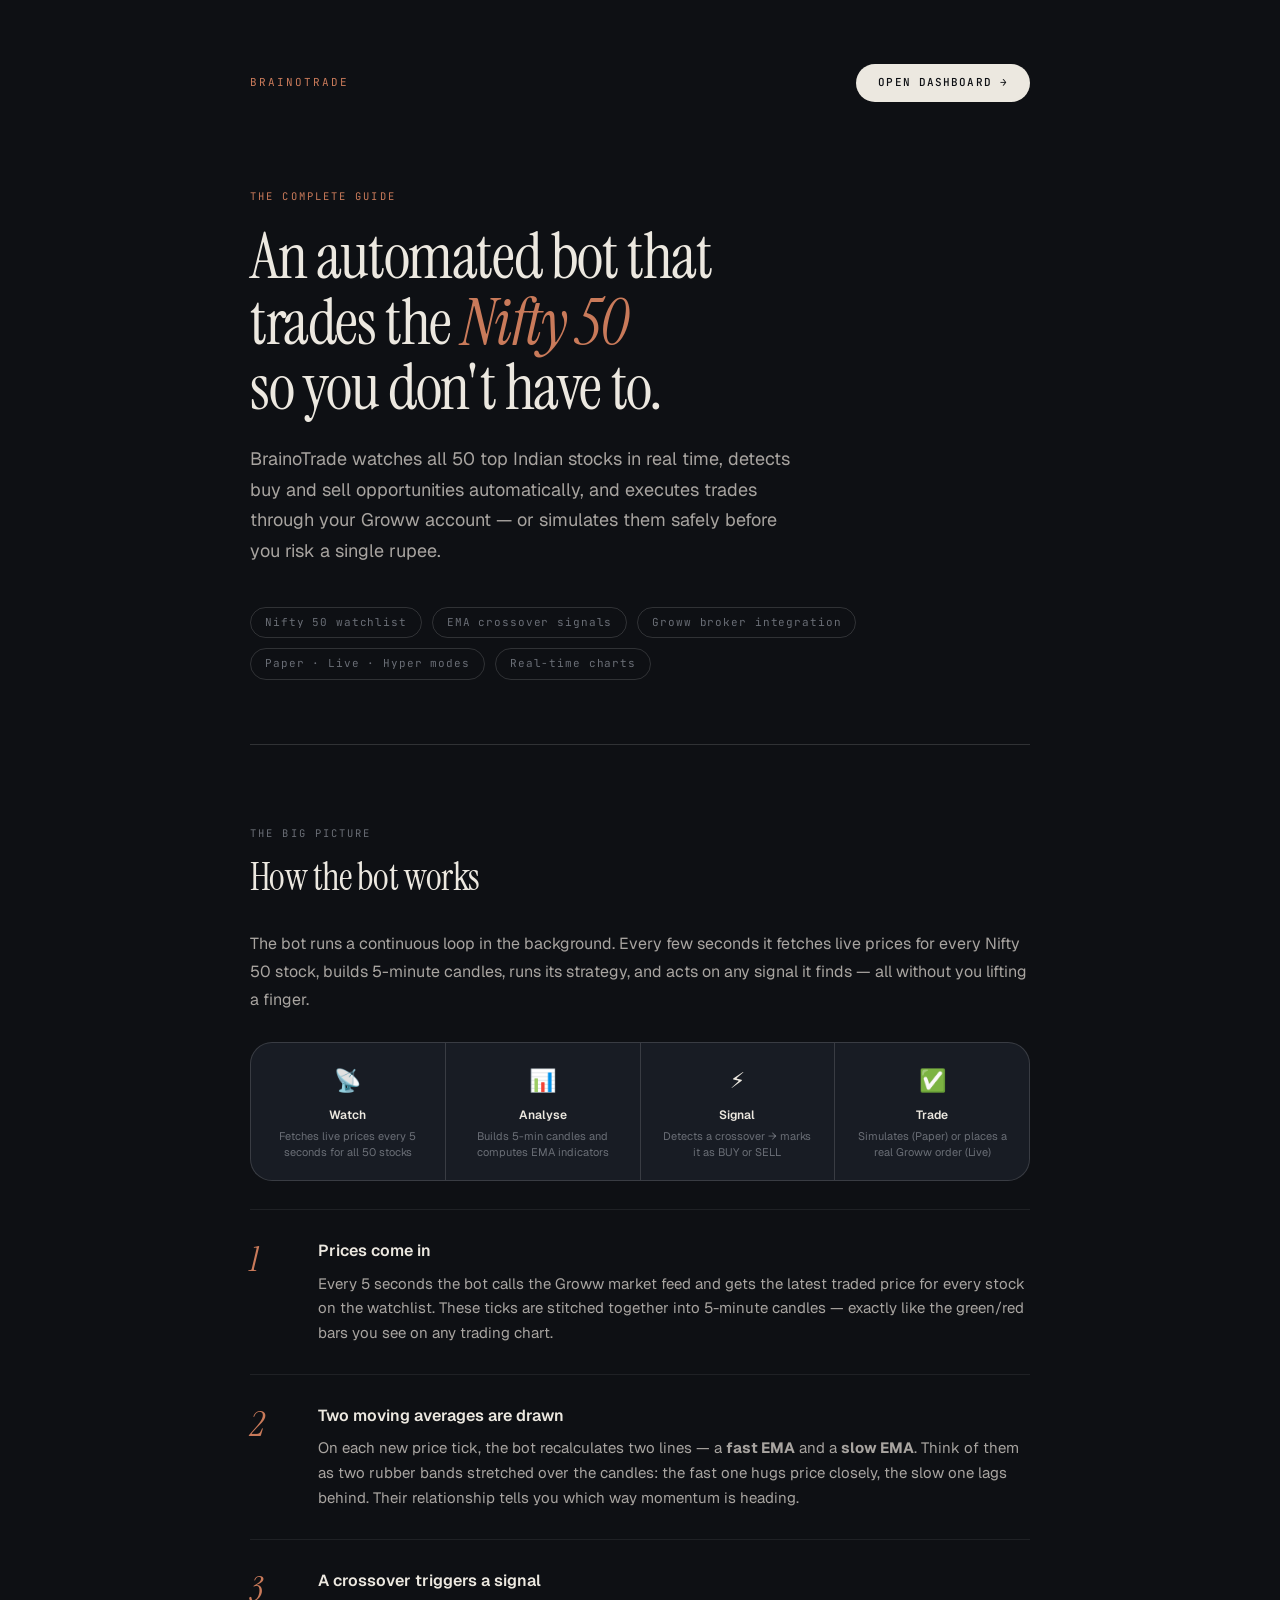
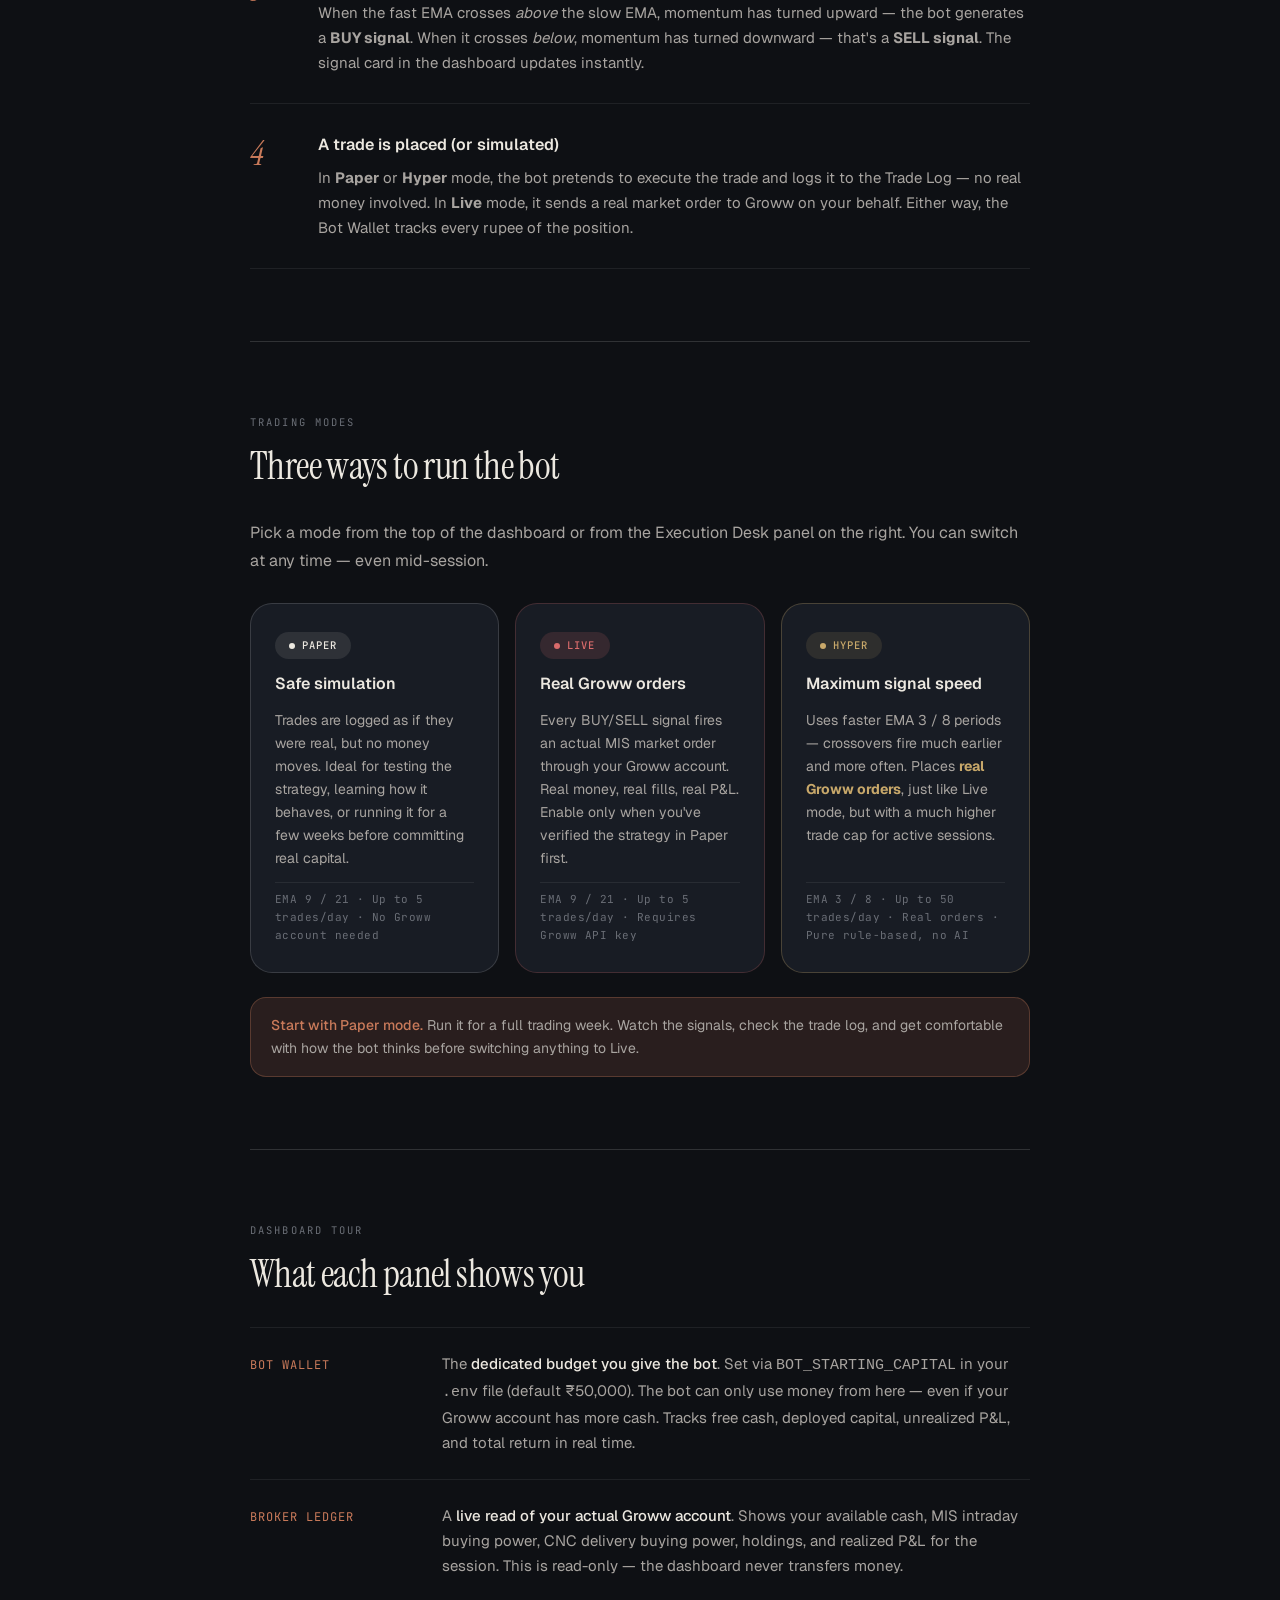
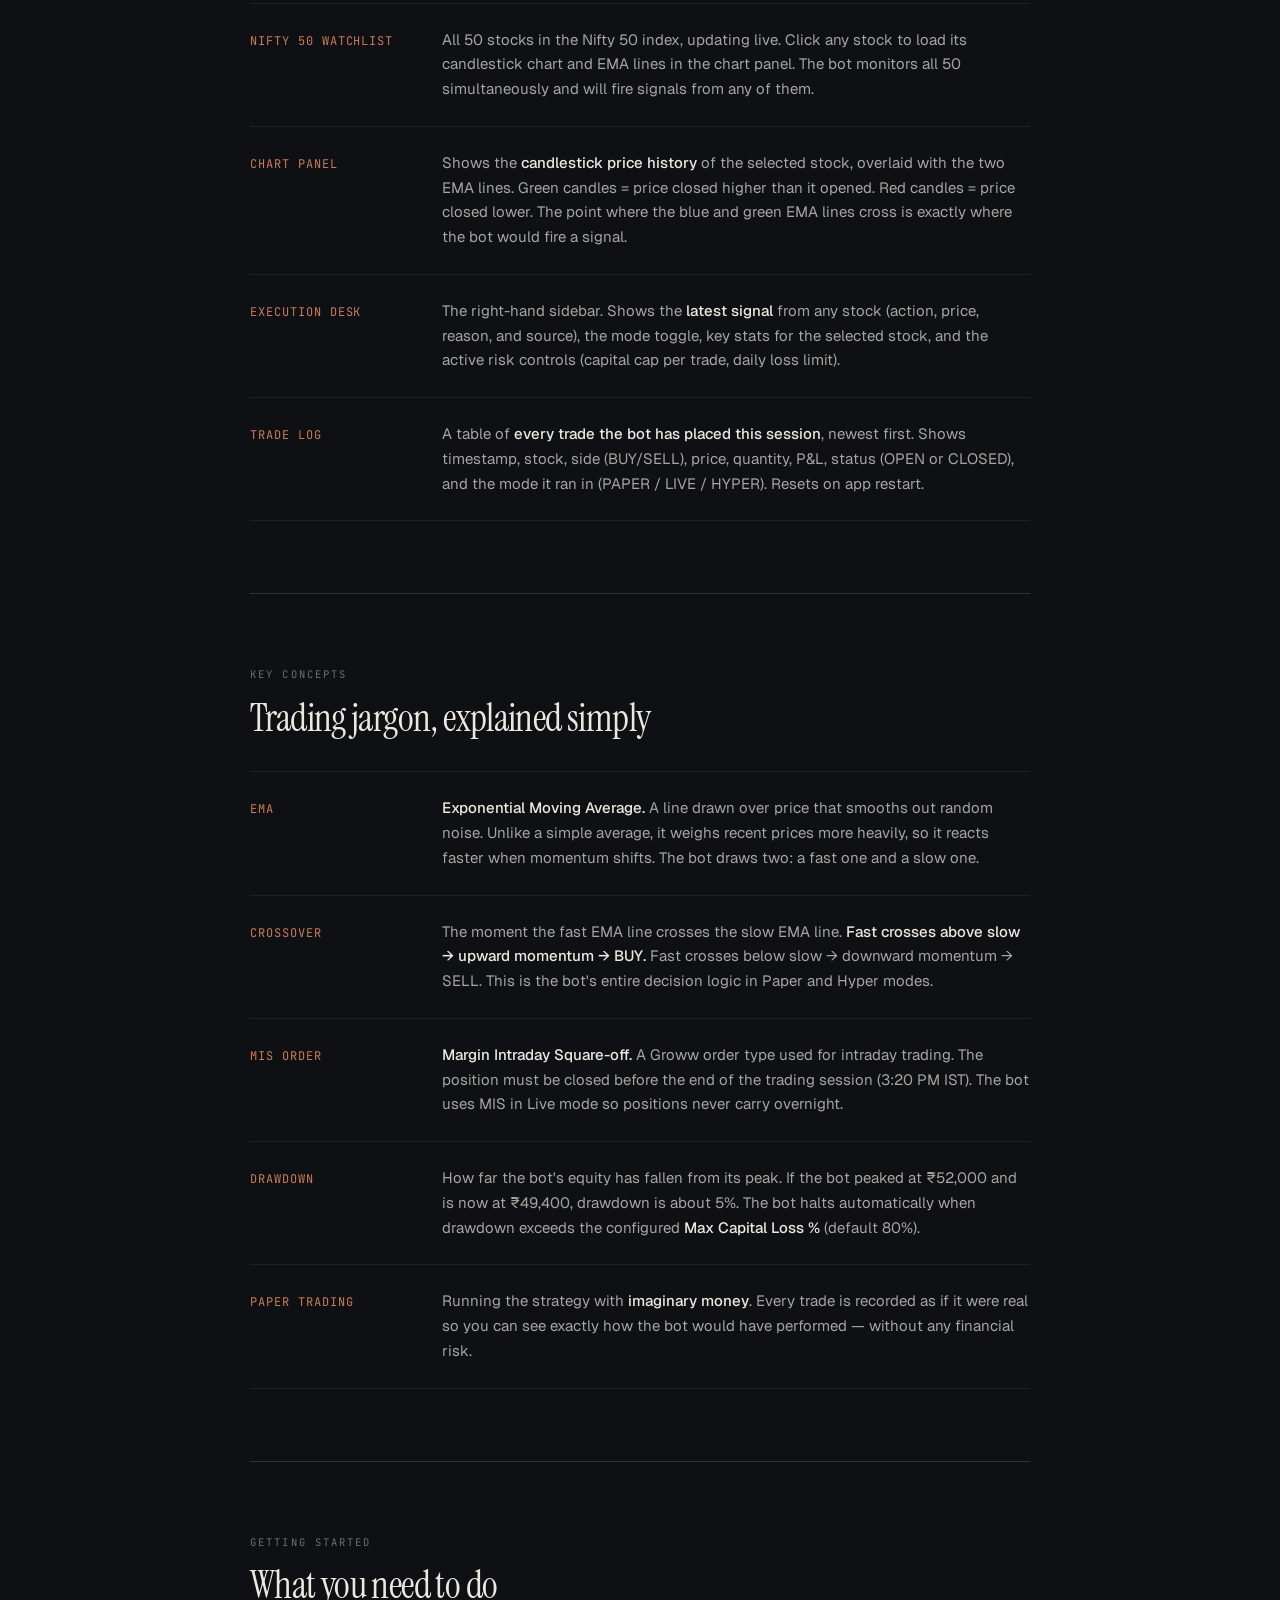
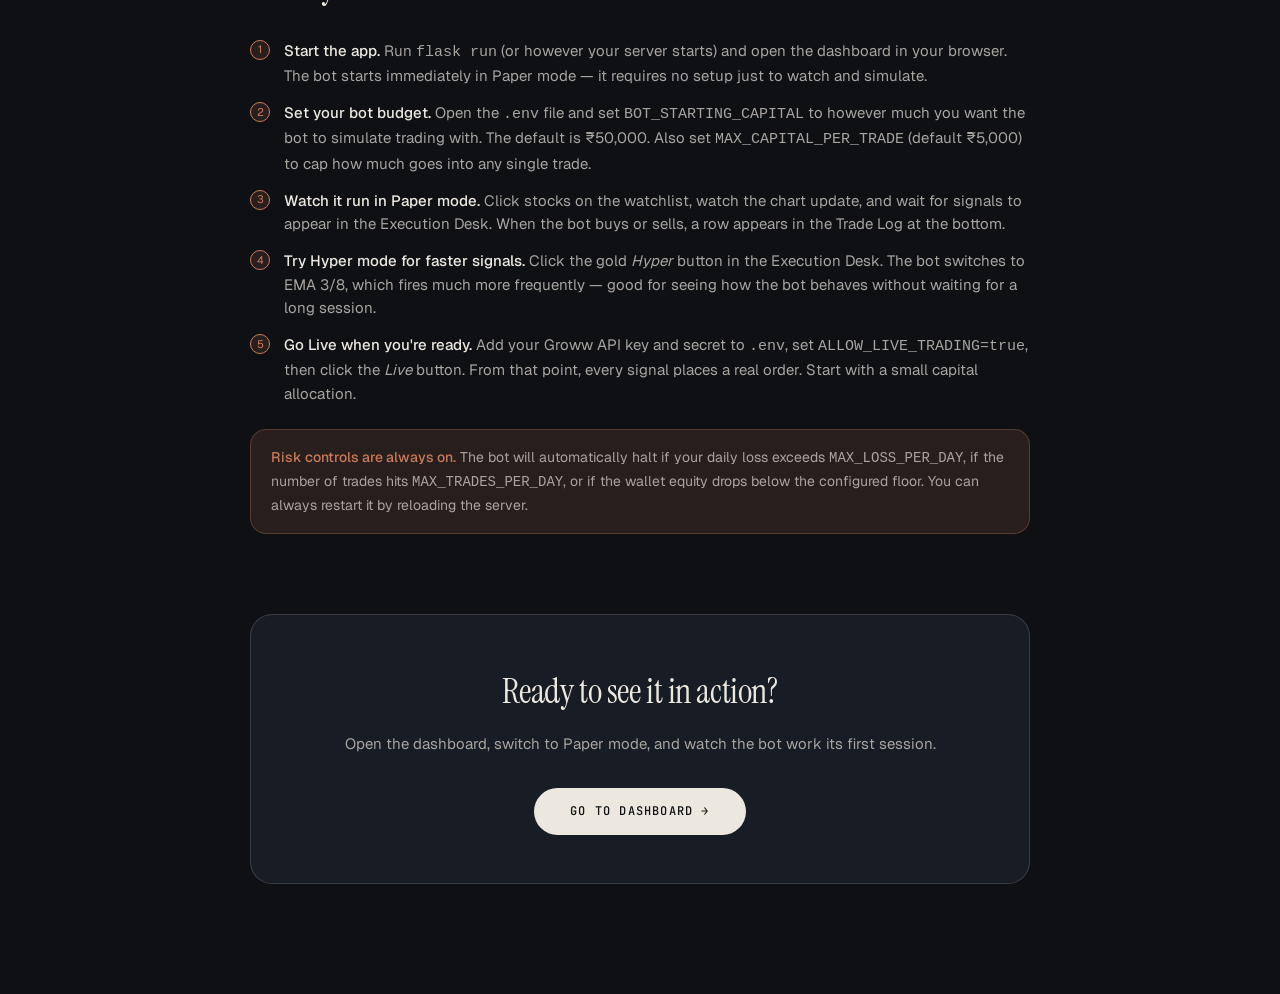
<file: app/templates/landing.html>
<!DOCTYPE html>
<html lang="en">
  <head>
    <meta charset="UTF-8" />
    <meta name="viewport" content="width=device-width, initial-scale=1.0" />
    <title>BrainoTrade — How it works</title>
    <link rel="preconnect" href="https://fonts.googleapis.com" />
    <link rel="preconnect" href="https://fonts.gstatic.com" crossorigin />
    <link
      href="https://fonts.googleapis.com/css2?family=Instrument+Serif:ital@0;1&family=Geist:wght@400;450;500;600&family=JetBrains+Mono:wght@400;500&display=swap"
      rel="stylesheet"
    />
    <style>
      /* ── Design tokens (matches dashboard) ── */
      :root {
        --bg:          #0e1014;
        --bg-alt:      #14171e;
        --bg-card:     #181c24;
        --ink:         #ece8e0;
        --ink-soft:    #a8a4a0;
        --ink-muted:   #6a6e76;
        --rule:        rgba(255,255,255,.07);
        --rule-strong: rgba(255,255,255,.14);
        --accent:      #c97a5a;
        --accent-soft: rgba(201,122,90,.14);
        --bull:        #5fb572;
        --bear:        #d96b6b;
        --gold:        #c8a86a;
        --gold-soft:   rgba(200,168,106,.12);
        --cyan:        #72b3d1;
        --ff-display:  "Instrument Serif", Georgia, serif;
        --ff-ui:       "Geist", system-ui, -apple-system, sans-serif;
        --ff-mono:     "JetBrains Mono", ui-monospace, monospace;
        --r-sm:  10px;
        --r-md:  16px;
        --r-lg:  22px;
        --r-pill:999px;
      }

      *, *::before, *::after { box-sizing: border-box; }

      body {
        margin: 0;
        background: var(--bg);
        color: var(--ink);
        font-family: var(--ff-ui);
        font-size: 16px;
        line-height: 1.6;
        -webkit-font-smoothing: antialiased;
      }

      a { color: var(--accent); text-decoration: none; }
      a:hover { text-decoration: underline; }

      /* ── Shell ── */
      .shell {
        max-width: 860px;
        margin: 0 auto;
        padding: 64px 40px 120px;
      }

      /* ── Nav ── */
      .topnav {
        display: flex;
        justify-content: space-between;
        align-items: center;
        margin-bottom: 80px;
      }
      .topnav-brand {
        font-family: var(--ff-mono);
        font-size: 11px;
        letter-spacing: .18em;
        text-transform: uppercase;
        color: var(--accent);
      }
      .topnav-cta {
        display: inline-flex;
        align-items: center;
        gap: 8px;
        padding: 10px 22px;
        background: var(--ink);
        color: var(--bg);
        border-radius: var(--r-pill);
        font-family: var(--ff-mono);
        font-size: 11px;
        letter-spacing: .10em;
        text-transform: uppercase;
        font-weight: 500;
        transition: opacity .15s;
      }
      .topnav-cta:hover { opacity: .85; text-decoration: none; }

      /* ── Hero ── */
      .hero {
        padding-bottom: 64px;
        border-bottom: 0.5px solid var(--rule-strong);
        margin-bottom: 80px;
      }
      .hero-kicker {
        display: inline-block;
        font-family: var(--ff-mono);
        font-size: 10.5px;
        letter-spacing: .20em;
        text-transform: uppercase;
        color: var(--accent);
        margin-bottom: 20px;
      }
      .hero-headline {
        margin: 0 0 24px;
        font-family: var(--ff-display);
        font-size: clamp(2.8rem, 5vw, 4.8rem);
        line-height: 1.02;
        letter-spacing: -.022em;
        font-weight: 400;
      }
      .hero-headline em {
        font-style: italic;
        color: var(--accent);
      }
      .hero-deck {
        margin: 0 0 40px;
        font-size: 18px;
        line-height: 1.7;
        color: var(--ink-soft);
        max-width: 560px;
      }
      .hero-tags {
        display: flex;
        flex-wrap: wrap;
        gap: 10px;
      }
      .tag {
        padding: 6px 14px;
        border: 0.5px solid var(--rule-strong);
        border-radius: var(--r-pill);
        font-family: var(--ff-mono);
        font-size: 11px;
        letter-spacing: .08em;
        color: var(--ink-muted);
      }

      /* ── Section headings ── */
      .section {
        margin-bottom: 72px;
      }
      .section-kicker {
        font-family: var(--ff-mono);
        font-size: 10.5px;
        letter-spacing: .20em;
        text-transform: uppercase;
        color: var(--ink-muted);
        margin: 0 0 14px;
      }
      .section-title {
        margin: 0 0 32px;
        font-family: var(--ff-display);
        font-size: clamp(1.8rem, 3vw, 2.6rem);
        line-height: 1.1;
        letter-spacing: -.016em;
        font-weight: 400;
      }
      .section-body {
        color: var(--ink-soft);
        font-size: 16px;
        line-height: 1.75;
        margin: 0 0 28px;
      }

      /* ── Step list ── */
      .step-list {
        list-style: none;
        margin: 0;
        padding: 0;
        display: flex;
        flex-direction: column;
        gap: 0;
      }
      .step-item {
        display: grid;
        grid-template-columns: 48px 1fr;
        gap: 20px;
        padding: 28px 0;
        border-top: 0.5px solid var(--rule);
      }
      .step-item:last-child { border-bottom: 0.5px solid var(--rule); }
      .step-num {
        font-family: var(--ff-display);
        font-size: 2.2rem;
        line-height: 1;
        color: var(--accent);
        font-style: italic;
        padding-top: 4px;
      }
      .step-content h3 {
        margin: 0 0 8px;
        font-family: var(--ff-ui);
        font-size: 16px;
        font-weight: 600;
        color: var(--ink);
      }
      .step-content p {
        margin: 0;
        color: var(--ink-soft);
        font-size: 15px;
        line-height: 1.65;
      }

      /* ── Mode cards ── */
      .mode-grid {
        display: grid;
        grid-template-columns: repeat(3, 1fr);
        gap: 16px;
        margin-top: 8px;
      }
      @media (max-width: 640px) {
        .mode-grid { grid-template-columns: 1fr; }
      }
      .mode-card {
        background: var(--bg-card);
        border: 0.5px solid var(--rule-strong);
        border-radius: var(--r-lg);
        padding: 28px 24px;
        display: flex;
        flex-direction: column;
        gap: 12px;
      }
      .mode-card.hyper { border-color: rgba(200,168,106,.28); }
      .mode-card.live  { border-color: rgba(217,107,107,.22); }

      .mode-chip {
        display: inline-flex;
        align-items: center;
        gap: 7px;
        padding: 5px 14px;
        border-radius: var(--r-pill);
        font-family: var(--ff-mono);
        font-size: 10.5px;
        letter-spacing: .10em;
        text-transform: uppercase;
        font-weight: 500;
        width: fit-content;
      }
      .mode-chip.paper { background: rgba(236,232,224,.10); color: var(--ink); }
      .mode-chip.live  { background: rgba(217,107,107,.15); color: var(--bear); }
      .mode-chip.hyper { background: var(--gold-soft); color: var(--gold); }

      .mode-dot {
        width: 6px; height: 6px;
        border-radius: 50%;
      }
      .mode-chip.paper .mode-dot { background: var(--ink); }
      .mode-chip.live  .mode-dot { background: var(--bear); }
      .mode-chip.hyper .mode-dot { background: var(--gold); }

      .mode-card h3 {
        margin: 0;
        font-family: var(--ff-ui);
        font-size: 16px;
        font-weight: 600;
        color: var(--ink);
      }
      .mode-card p {
        margin: 0;
        font-size: 14px;
        color: var(--ink-soft);
        line-height: 1.65;
        flex: 1;
      }
      .mode-stat {
        font-family: var(--ff-mono);
        font-size: 11px;
        color: var(--ink-muted);
        letter-spacing: .04em;
        padding-top: 8px;
        border-top: 0.5px solid var(--rule);
      }

      /* ── Concept cards ── */
      .concept-list {
        display: flex;
        flex-direction: column;
        gap: 0;
      }
      .concept-item {
        padding: 24px 0;
        border-top: 0.5px solid var(--rule);
        display: grid;
        grid-template-columns: 160px 1fr;
        gap: 32px;
        align-items: baseline;
      }
      .concept-item:last-child { border-bottom: 0.5px solid var(--rule); }
      .concept-term {
        font-family: var(--ff-mono);
        font-size: 12px;
        letter-spacing: .08em;
        text-transform: uppercase;
        color: var(--accent);
      }
      .concept-def {
        margin: 0;
        color: var(--ink-soft);
        font-size: 15px;
        line-height: 1.65;
      }
      .concept-def strong { color: var(--ink); font-weight: 500; }
      @media (max-width: 560px) {
        .concept-item { grid-template-columns: 1fr; gap: 8px; }
      }

      /* ── Checklist ── */
      .checklist {
        list-style: none;
        margin: 0;
        padding: 0;
        display: flex;
        flex-direction: column;
        gap: 14px;
      }
      .checklist li {
        display: flex;
        align-items: flex-start;
        gap: 14px;
        font-size: 15px;
        color: var(--ink-soft);
        line-height: 1.55;
      }
      .check-icon {
        flex-shrink: 0;
        width: 20px; height: 20px;
        border-radius: 50%;
        background: var(--accent-soft);
        border: 0.5px solid var(--accent);
        display: flex;
        align-items: center;
        justify-content: center;
        font-size: 11px;
        color: var(--accent);
        margin-top: 1px;
      }
      .checklist strong { color: var(--ink); font-weight: 500; }

      /* ── Flow diagram ── */
      .flow {
        display: flex;
        align-items: center;
        gap: 0;
        background: var(--bg-card);
        border: 0.5px solid var(--rule-strong);
        border-radius: var(--r-lg);
        overflow: hidden;
        margin: 8px 0 28px;
      }
      .flow-node {
        flex: 1;
        padding: 20px 18px;
        text-align: center;
      }
      .flow-node + .flow-node {
        border-left: 0.5px solid var(--rule-strong);
      }
      .flow-icon {
        font-size: 22px;
        margin-bottom: 8px;
        display: block;
      }
      .flow-label {
        font-size: 12px;
        font-weight: 600;
        color: var(--ink);
        margin-bottom: 4px;
      }
      .flow-sub {
        font-size: 11px;
        color: var(--ink-muted);
        line-height: 1.4;
      }
      .flow-arrow {
        font-size: 18px;
        color: var(--ink-muted);
        padding: 0 4px;
        flex-shrink: 0;
      }

      /* ── CTA block ── */
      .cta-block {
        margin-top: 80px;
        padding: 48px 48px;
        background: var(--bg-card);
        border: 0.5px solid var(--rule-strong);
        border-radius: var(--r-lg);
        text-align: center;
      }
      .cta-block h2 {
        margin: 0 0 12px;
        font-family: var(--ff-display);
        font-size: clamp(1.6rem, 3vw, 2.2rem);
        font-weight: 400;
        letter-spacing: -.012em;
      }
      .cta-block p {
        margin: 0 0 32px;
        color: var(--ink-soft);
        font-size: 15px;
      }
      .cta-btn {
        display: inline-flex;
        align-items: center;
        gap: 10px;
        padding: 14px 36px;
        background: var(--ink);
        color: var(--bg);
        border-radius: var(--r-pill);
        font-family: var(--ff-mono);
        font-size: 12px;
        letter-spacing: .10em;
        text-transform: uppercase;
        font-weight: 500;
        transition: opacity .15s, transform .15s;
      }
      .cta-btn:hover { opacity: .88; transform: translateY(-2px); text-decoration: none; }

      /* ── Callout box ── */
      .callout {
        background: var(--accent-soft);
        border: 0.5px solid rgba(201,122,90,.3);
        border-radius: var(--r-md);
        padding: 16px 20px;
        margin: 24px 0 0;
        font-size: 14px;
        color: var(--ink-soft);
        line-height: 1.65;
      }
      .callout strong { color: var(--accent); font-weight: 500; }

      /* ── Divider ── */
      .divider {
        border: none;
        border-top: 0.5px solid var(--rule-strong);
        margin: 72px 0;
      }
    </style>
  </head>
  <body>
    <div class="shell">

      <!-- Nav -->
      <nav class="topnav">
        <span class="topnav-brand">BrainoTrade</span>
        <a href="/" class="topnav-cta">Open dashboard →</a>
      </nav>

      <!-- Hero -->
      <header class="hero">
        <span class="hero-kicker">The complete guide</span>
        <h1 class="hero-headline">
          An automated bot that<br>
          trades the <em>Nifty 50</em><br>
          so you don't have to.
        </h1>
        <p class="hero-deck">
          BrainoTrade watches all 50 top Indian stocks in real time,
          detects buy and sell opportunities automatically, and executes
          trades through your Groww account — or simulates them safely
          before you risk a single rupee.
        </p>
        <div class="hero-tags">
          <span class="tag">Nifty 50 watchlist</span>
          <span class="tag">EMA crossover signals</span>
          <span class="tag">Groww broker integration</span>
          <span class="tag">Paper · Live · Hyper modes</span>
          <span class="tag">Real-time charts</span>
        </div>
      </header>

      <!-- How it works -->
      <section class="section">
        <p class="section-kicker">The big picture</p>
        <h2 class="section-title">How the bot works</h2>
        <p class="section-body">
          The bot runs a continuous loop in the background. Every few seconds it
          fetches live prices for every Nifty 50 stock, builds 5-minute candles,
          runs its strategy, and acts on any signal it finds — all without you lifting a finger.
        </p>

        <!-- Flow diagram -->
        <div class="flow">
          <div class="flow-node">
            <span class="flow-icon">📡</span>
            <div class="flow-label">Watch</div>
            <div class="flow-sub">Fetches live prices every 5 seconds for all 50 stocks</div>
          </div>
          <div class="flow-node">
            <span class="flow-icon">📊</span>
            <div class="flow-label">Analyse</div>
            <div class="flow-sub">Builds 5-min candles and computes EMA indicators</div>
          </div>
          <div class="flow-node">
            <span class="flow-icon">⚡</span>
            <div class="flow-label">Signal</div>
            <div class="flow-sub">Detects a crossover → marks it as BUY or SELL</div>
          </div>
          <div class="flow-node">
            <span class="flow-icon">✅</span>
            <div class="flow-label">Trade</div>
            <div class="flow-sub">Simulates (Paper) or places a real Groww order (Live)</div>
          </div>
        </div>

        <ol class="step-list">
          <li class="step-item">
            <span class="step-num">1</span>
            <div class="step-content">
              <h3>Prices come in</h3>
              <p>
                Every 5 seconds the bot calls the Groww market feed and gets the latest traded price
                for every stock on the watchlist. These ticks are stitched together into 5-minute
                candles — exactly like the green/red bars you see on any trading chart.
              </p>
            </div>
          </li>
          <li class="step-item">
            <span class="step-num">2</span>
            <div class="step-content">
              <h3>Two moving averages are drawn</h3>
              <p>
                On each new price tick, the bot recalculates two lines — a <strong>fast EMA</strong>
                and a <strong>slow EMA</strong>. Think of them as two rubber bands stretched over the
                candles: the fast one hugs price closely, the slow one lags behind.
                Their relationship tells you which way momentum is heading.
              </p>
            </div>
          </li>
          <li class="step-item">
            <span class="step-num">3</span>
            <div class="step-content">
              <h3>A crossover triggers a signal</h3>
              <p>
                When the fast EMA crosses <em>above</em> the slow EMA, momentum has turned upward —
                the bot generates a <strong>BUY signal</strong>. When it crosses <em>below</em>,
                momentum has turned downward — that's a <strong>SELL signal</strong>.
                The signal card in the dashboard updates instantly.
              </p>
            </div>
          </li>
          <li class="step-item">
            <span class="step-num">4</span>
            <div class="step-content">
              <h3>A trade is placed (or simulated)</h3>
              <p>
                In <strong>Paper</strong> or <strong>Hyper</strong> mode, the bot pretends to execute the
                trade and logs it to the Trade Log — no real money involved. In <strong>Live</strong> mode,
                it sends a real market order to Groww on your behalf. Either way, the Bot Wallet
                tracks every rupee of the position.
              </p>
            </div>
          </li>
        </ol>
      </section>

      <hr class="divider">

      <!-- Three modes -->
      <section class="section">
        <p class="section-kicker">Trading modes</p>
        <h2 class="section-title">Three ways to run the bot</h2>
        <p class="section-body">
          Pick a mode from the top of the dashboard or from the Execution Desk panel on the right.
          You can switch at any time — even mid-session.
        </p>

        <div class="mode-grid">

          <div class="mode-card">
            <span class="mode-chip paper"><span class="mode-dot"></span>Paper</span>
            <h3>Safe simulation</h3>
            <p>
              Trades are logged as if they were real, but no money moves.
              Ideal for testing the strategy, learning how it behaves, or
              running it for a few weeks before committing real capital.
            </p>
            <div class="mode-stat">
              EMA 9 / 21 · Up to 5 trades/day · No Groww account needed
            </div>
          </div>

          <div class="mode-card live">
            <span class="mode-chip live"><span class="mode-dot"></span>Live</span>
            <h3>Real Groww orders</h3>
            <p>
              Every BUY/SELL signal fires an actual MIS market order through
              your Groww account. Real money, real fills, real P&amp;L.
              Enable only when you've verified the strategy in Paper first.
            </p>
            <div class="mode-stat">
              EMA 9 / 21 · Up to 5 trades/day · Requires Groww API key
            </div>
          </div>

          <div class="mode-card hyper">
            <span class="mode-chip hyper"><span class="mode-dot"></span>Hyper</span>
            <h3>Maximum signal speed</h3>
            <p>
              Uses faster EMA 3 / 8 periods — crossovers fire much earlier and
              more often. Places <strong style="color:var(--gold)">real Groww orders</strong>,
              just like Live mode, but with a much higher trade cap for active sessions.
            </p>
            <div class="mode-stat">
              EMA 3 / 8 · Up to 50 trades/day · Real orders · Pure rule-based, no AI
            </div>
          </div>

        </div>

        <div class="callout">
          <strong>Start with Paper mode.</strong> Run it for a full trading week. Watch the
          signals, check the trade log, and get comfortable with how the bot thinks before
          switching anything to Live.
        </div>
      </section>

      <hr class="divider">

      <!-- Dashboard tour -->
      <section class="section">
        <p class="section-kicker">Dashboard tour</p>
        <h2 class="section-title">What each panel shows you</h2>

        <div class="concept-list">
          <div class="concept-item">
            <span class="concept-term">Bot Wallet</span>
            <p class="concept-def">
              The <strong>dedicated budget you give the bot</strong>. Set via
              <code>BOT_STARTING_CAPITAL</code> in your <code>.env</code> file (default ₹50,000).
              The bot can only use money from here — even if your Groww account has more cash.
              Tracks free cash, deployed capital, unrealized P&amp;L, and total return in real time.
            </p>
          </div>
          <div class="concept-item">
            <span class="concept-term">Broker Ledger</span>
            <p class="concept-def">
              A <strong>live read of your actual Groww account</strong>. Shows your available cash,
              MIS intraday buying power, CNC delivery buying power, holdings, and realized P&amp;L
              for the session. This is read-only — the dashboard never transfers money.
            </p>
          </div>
          <div class="concept-item">
            <span class="concept-term">Nifty 50 Watchlist</span>
            <p class="concept-def">
              All 50 stocks in the Nifty 50 index, updating live. Click any stock to load its
              candlestick chart and EMA lines in the chart panel. The bot monitors all 50 simultaneously
              and will fire signals from any of them.
            </p>
          </div>
          <div class="concept-item">
            <span class="concept-term">Chart panel</span>
            <p class="concept-def">
              Shows the <strong>candlestick price history</strong> of the selected stock, overlaid
              with the two EMA lines. Green candles = price closed higher than it opened.
              Red candles = price closed lower. The point where the blue and green EMA lines cross
              is exactly where the bot would fire a signal.
            </p>
          </div>
          <div class="concept-item">
            <span class="concept-term">Execution Desk</span>
            <p class="concept-def">
              The right-hand sidebar. Shows the <strong>latest signal</strong> from any stock
              (action, price, reason, and source), the mode toggle, key stats for the selected
              stock, and the active risk controls (capital cap per trade, daily loss limit).
            </p>
          </div>
          <div class="concept-item">
            <span class="concept-term">Trade Log</span>
            <p class="concept-def">
              A table of <strong>every trade the bot has placed this session</strong>, newest first.
              Shows timestamp, stock, side (BUY/SELL), price, quantity, P&amp;L, status (OPEN or CLOSED),
              and the mode it ran in (PAPER / LIVE / HYPER). Resets on app restart.
            </p>
          </div>
        </div>
      </section>

      <hr class="divider">

      <!-- Key concepts -->
      <section class="section">
        <p class="section-kicker">Key concepts</p>
        <h2 class="section-title">Trading jargon, explained simply</h2>

        <div class="concept-list">
          <div class="concept-item">
            <span class="concept-term">EMA</span>
            <p class="concept-def">
              <strong>Exponential Moving Average.</strong> A line drawn over price that smooths out
              random noise. Unlike a simple average, it weighs recent prices more heavily, so it
              reacts faster when momentum shifts. The bot draws two: a fast one and a slow one.
            </p>
          </div>
          <div class="concept-item">
            <span class="concept-term">Crossover</span>
            <p class="concept-def">
              The moment the fast EMA line crosses the slow EMA line.
              <strong>Fast crosses above slow → upward momentum → BUY.</strong>
              Fast crosses below slow → downward momentum → SELL. This is the bot's
              entire decision logic in Paper and Hyper modes.
            </p>
          </div>
          <div class="concept-item">
            <span class="concept-term">MIS order</span>
            <p class="concept-def">
              <strong>Margin Intraday Square-off.</strong> A Groww order type used for intraday
              trading. The position must be closed before the end of the trading session
              (3:20 PM IST). The bot uses MIS in Live mode so positions never carry overnight.
            </p>
          </div>
          <div class="concept-item">
            <span class="concept-term">Drawdown</span>
            <p class="concept-def">
              How far the bot's equity has fallen from its peak. If the bot peaked at ₹52,000
              and is now at ₹49,400, drawdown is about 5%. The bot halts automatically when
              drawdown exceeds the configured <strong>Max Capital Loss %</strong> (default 80%).
            </p>
          </div>
          <div class="concept-item">
            <span class="concept-term">Paper trading</span>
            <p class="concept-def">
              Running the strategy with <strong>imaginary money</strong>. Every trade is
              recorded as if it were real so you can see exactly how the bot would have
              performed — without any financial risk.
            </p>
          </div>
        </div>
      </section>

      <hr class="divider">

      <!-- Getting started -->
      <section class="section">
        <p class="section-kicker">Getting started</p>
        <h2 class="section-title">What you need to do</h2>

        <ul class="checklist">
          <li>
            <span class="check-icon">1</span>
            <span>
              <strong>Start the app.</strong> Run <code>flask run</code> (or however your server starts)
              and open the dashboard in your browser. The bot starts immediately in Paper mode —
              it requires no setup just to watch and simulate.
            </span>
          </li>
          <li>
            <span class="check-icon">2</span>
            <span>
              <strong>Set your bot budget.</strong> Open the <code>.env</code> file and set
              <code>BOT_STARTING_CAPITAL</code> to however much you want the bot to simulate trading with.
              The default is ₹50,000. Also set <code>MAX_CAPITAL_PER_TRADE</code> (default ₹5,000)
              to cap how much goes into any single trade.
            </span>
          </li>
          <li>
            <span class="check-icon">3</span>
            <span>
              <strong>Watch it run in Paper mode.</strong> Click stocks on the watchlist, watch
              the chart update, and wait for signals to appear in the Execution Desk. When the
              bot buys or sells, a row appears in the Trade Log at the bottom.
            </span>
          </li>
          <li>
            <span class="check-icon">4</span>
            <span>
              <strong>Try Hyper mode for faster signals.</strong> Click the gold <em>Hyper</em> button
              in the Execution Desk. The bot switches to EMA 3/8, which fires much more frequently
              — good for seeing how the bot behaves without waiting for a long session.
            </span>
          </li>
          <li>
            <span class="check-icon">5</span>
            <span>
              <strong>Go Live when you're ready.</strong> Add your Groww API key and secret to
              <code>.env</code>, set <code>ALLOW_LIVE_TRADING=true</code>, then click the
              <em>Live</em> button. From that point, every signal places a real order.
              Start with a small capital allocation.
            </span>
          </li>
        </ul>

        <div class="callout">
          <strong>Risk controls are always on.</strong> The bot will automatically halt
          if your daily loss exceeds <code>MAX_LOSS_PER_DAY</code>, if the number of
          trades hits <code>MAX_TRADES_PER_DAY</code>, or if the wallet equity drops
          below the configured floor. You can always restart it by reloading the server.
        </div>
      </section>

      <!-- CTA -->
      <div class="cta-block">
        <h2>Ready to see it in action?</h2>
        <p>Open the dashboard, switch to Paper mode, and watch the bot work its first session.</p>
        <a href="/" class="cta-btn">Go to dashboard →</a>
      </div>

    </div>
  </body>
</html>
</file>
